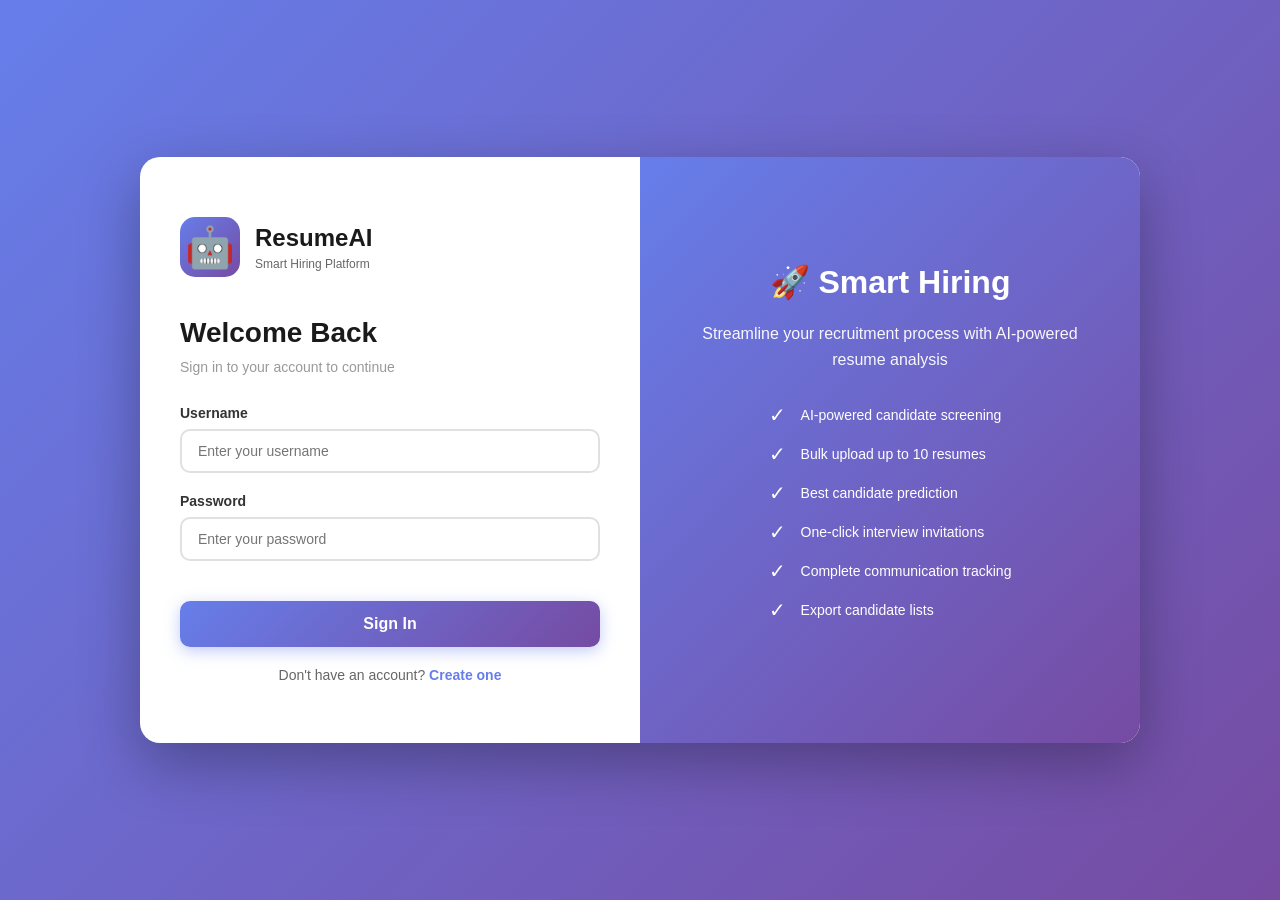
<file: templates/login.html>
<!DOCTYPE html>
<html lang="en">
<head>
    <meta charset="UTF-8">
    <meta name="viewport" content="width=device-width, initial-scale=1.0">
    <title>Login - HR Resume Analyzer</title>
    <style>
        * {
            margin: 0;
            padding: 0;
            box-sizing: border-box;
        }

        html, body {
            width: 100%;
            height: 100%;
            font-family: -apple-system, BlinkMacSystemFont, 'Segoe UI', Roboto, 'Helvetica Neue', Arial, sans-serif;
            background: linear-gradient(135deg, #667eea 0%, #764ba2 100%);
            display: flex;
            justify-content: center;
            align-items: center;
            min-height: 100vh;
        }

        .login-container {
            background: white;
            border-radius: 20px;
            box-shadow: 0 20px 60px rgba(0, 0, 0, 0.3);
            overflow: hidden;
            display: flex;
            width: 100%;
            max-width: 1000px;
            animation: slideIn 0.5s ease-out;
        }

        @keyframes slideIn {
            from {
                opacity: 0;
                transform: translateY(30px);
            }
            to {
                opacity: 1;
                transform: translateY(0);
            }
        }

        .login-form-section {
            flex: 1;
            padding: 60px 40px;
            display: flex;
            flex-direction: column;
            justify-content: center;
        }

        .login-brand {
            display: flex;
            align-items: center;
            gap: 15px;
            margin-bottom: 40px;
        }

        .brand-icon {
            font-size: 40px;
            width: 60px;
            height: 60px;
            background: linear-gradient(135deg, #667eea 0%, #764ba2 100%);
            border-radius: 15px;
            display: flex;
            align-items: center;
            justify-content: center;
            color: white;
            font-weight: bold;
        }

        .brand-text h1 {
            font-size: 24px;
            color: #1a1a1a;
            margin: 0;
        }

        .brand-text p {
            color: #666;
            font-size: 12px;
            margin-top: 5px;
        }

        .login-form-section h2 {
            font-size: 28px;
            color: #1a1a1a;
            margin-bottom: 10px;
            font-weight: 700;
        }

        .login-subtitle {
            color: #999;
            margin-bottom: 30px;
            font-size: 14px;
        }

        .form-group {
            margin-bottom: 20px;
        }

        .form-group label {
            display: block;
            color: #333;
            font-weight: 600;
            margin-bottom: 8px;
            font-size: 14px;
        }

        .form-group input {
            width: 100%;
            padding: 12px 16px;
            border: 2px solid #e0e0e0;
            border-radius: 10px;
            font-size: 14px;
            transition: all 0.3s;
            font-family: inherit;
        }

        .form-group input:focus {
            outline: none;
            border-color: #667eea;
            box-shadow: 0 0 0 3px rgba(102, 126, 234, 0.1);
        }

        .login-btn {
            width: 100%;
            padding: 14px;
            background: linear-gradient(135deg, #667eea 0%, #764ba2 100%);
            color: white;
            border: none;
            border-radius: 10px;
            font-size: 16px;
            font-weight: 600;
            cursor: pointer;
            transition: all 0.3s;
            margin-top: 20px;
            box-shadow: 0 4px 15px rgba(102, 126, 234, 0.4);
        }

        .login-btn:hover {
            transform: translateY(-2px);
            box-shadow: 0 6px 20px rgba(102, 126, 234, 0.6);
        }

        .login-btn:active {
            transform: translateY(0);
        }

        .register-link {
            text-align: center;
            margin-top: 20px;
            color: #666;
            font-size: 14px;
        }

        .register-link a {
            color: #667eea;
            text-decoration: none;
            font-weight: 600;
            transition: color 0.3s;
        }

        .register-link a:hover {
            color: #764ba2;
        }

        .login-image-section {
            flex: 1;
            background: linear-gradient(135deg, #667eea 0%, #764ba2 100%);
            display: flex;
            flex-direction: column;
            justify-content: center;
            align-items: center;
            color: white;
            padding: 60px 40px;
            text-align: center;
        }

        .login-image-section h3 {
            font-size: 32px;
            margin-bottom: 20px;
            font-weight: 700;
        }

        .login-image-section p {
            font-size: 16px;
            line-height: 1.6;
            opacity: 0.95;
            margin-bottom: 30px;
        }

        .feature-list {
            text-align: left;
            max-width: 100%;
        }

        .feature-item {
            display: flex;
            align-items: center;
            gap: 15px;
            margin-bottom: 15px;
            font-size: 14px;
        }

        .feature-icon {
            font-size: 20px;
            flex-shrink: 0;
        }

        .error-message {
            background: #fee;
            color: #c33;
            padding: 12px;
            border-radius: 8px;
            margin-bottom: 20px;
            font-size: 14px;
            display: none;
            border-left: 4px solid #c33;
        }

        .success-message {
            background: #efe;
            color: #3c3;
            padding: 12px;
            border-radius: 8px;
            margin-bottom: 20px;
            font-size: 14px;
            display: none;
            border-left: 4px solid #3c3;
        }

        .loading {
            display: none;
            color: #667eea;
            text-align: center;
            font-size: 14px;
            margin-top: 10px;
        }

        .spinner {
            display: inline-block;
            width: 16px;
            height: 16px;
            border: 2px solid #667eea;
            border-top-color: transparent;
            border-radius: 50%;
            animation: spin 0.8s linear infinite;
            margin-right: 8px;
        }

        @keyframes spin {
            to { transform: rotate(360deg); }
        }

        @media (max-width: 768px) {
            .login-container {
                flex-direction: column;
            }

            .login-image-section {
                display: none;
            }

            .login-form-section {
                padding: 40px 30px;
            }

            .login-form-section h2 {
                font-size: 24px;
            }
        }
    </style>
</head>
<body>
    <div class="login-container">
        <div class="login-form-section">
            <div class="login-brand">
                <div class="brand-icon">🤖</div>
                <div class="brand-text">
                    <h1>ResumeAI</h1>
                    <p>Smart Hiring Platform</p>
                </div>
            </div>

            <h2>Welcome Back</h2>
            <p class="login-subtitle">Sign in to your account to continue</p>

            <form id="loginForm">
                <div class="error-message" id="errorMessage"></div>
                <div class="success-message" id="successMessage"></div>

                <div class="form-group">
                    <label for="username">Username</label>
                    <input type="text" id="username" name="username" required placeholder="Enter your username">
                </div>

                <div class="form-group">
                    <label for="password">Password</label>
                    <input type="password" id="password" name="password" required placeholder="Enter your password">
                </div>

                <button type="submit" class="login-btn">
                    <span id="btnText">Sign In</span>
                    <div class="loading" id="loading">
                        <span class="spinner"></span>Signing in...
                    </div>
                </button>
            </form>

            <p class="register-link">
                Don't have an account? <a href="/register">Create one</a>
            </p>
        </div>

        <div class="login-image-section">
            <h3>🚀 Smart Hiring</h3>
            <p>Streamline your recruitment process with AI-powered resume analysis</p>

            <div class="feature-list">
                <div class="feature-item">
                    <span class="feature-icon">✓</span>
                    <span>AI-powered candidate screening</span>
                </div>
                <div class="feature-item">
                    <span class="feature-icon">✓</span>
                    <span>Bulk upload up to 10 resumes</span>
                </div>
                <div class="feature-item">
                    <span class="feature-icon">✓</span>
                    <span>Best candidate prediction</span>
                </div>
                <div class="feature-item">
                    <span class="feature-icon">✓</span>
                    <span>One-click interview invitations</span>
                </div>
                <div class="feature-item">
                    <span class="feature-icon">✓</span>
                    <span>Complete communication tracking</span>
                </div>
                <div class="feature-item">
                    <span class="feature-icon">✓</span>
                    <span>Export candidate lists</span>
                </div>
            </div>
        </div>
    </div>

    <script>
        document.getElementById('loginForm').addEventListener('submit', async (e) => {
            e.preventDefault();

            const username = document.getElementById('username').value;
            const password = document.getElementById('password').value;
            const errorMsg = document.getElementById('errorMessage');
            const successMsg = document.getElementById('successMessage');
            const loading = document.getElementById('loading');
            const btnText = document.getElementById('btnText');

            errorMsg.style.display = 'none';
            successMsg.style.display = 'none';
            loading.style.display = 'inline';
            btnText.style.display = 'none';

            try {
                const response = await fetch('/login', {
                    method: 'POST',
                    headers: {
                        'Content-Type': 'application/json',
                    },
                    body: JSON.stringify({ username, password })
                });

                const data = await response.json();

                if (response.ok) {
                    successMsg.textContent = 'Login successful! Redirecting...';
                    successMsg.style.display = 'block';
                    setTimeout(() => {
                        window.location.href = data.redirect;
                    }, 1000);
                } else {
                    errorMsg.textContent = data.error || 'Login failed. Please try again.';
                    errorMsg.style.display = 'block';
                    loading.style.display = 'none';
                    btnText.style.display = 'inline';
                }
            } catch (error) {
                errorMsg.textContent = 'An error occurred. Please try again.';
                errorMsg.style.display = 'block';
                loading.style.display = 'none';
                btnText.style.display = 'inline';
            }
        });

        // Check if redirected from registration
        const urlParams = new URLSearchParams(window.location.search);
        if (urlParams.get('registered')) {
            const successMsg = document.getElementById('successMessage');
            successMsg.textContent = 'Registration successful! Please log in.';
            successMsg.style.display = 'block';
        }
    </script>
</body>
</html>
</file>
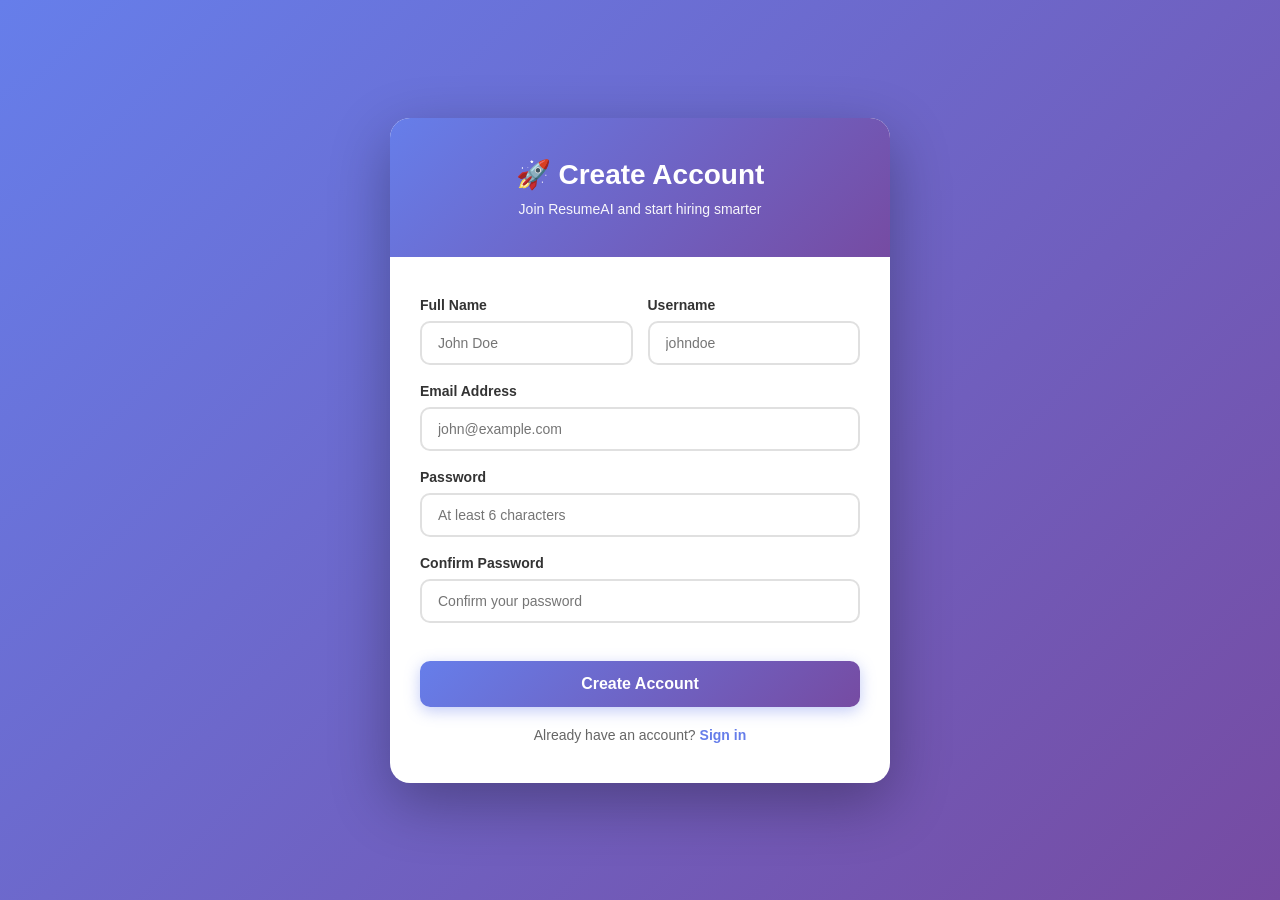
<file: templates/register.html>
<!DOCTYPE html>
<html lang="en">
<head>
    <meta charset="UTF-8">
    <meta name="viewport" content="width=device-width, initial-scale=1.0">
    <title>Register - HR Resume Analyzer</title>
    <style>
        * {
            margin: 0;
            padding: 0;
            box-sizing: border-box;
        }

        html, body {
            width: 100%;
            height: 100%;
            font-family: -apple-system, BlinkMacSystemFont, 'Segoe UI', Roboto, 'Helvetica Neue', Arial, sans-serif;
            background: linear-gradient(135deg, #667eea 0%, #764ba2 100%);
            display: flex;
            justify-content: center;
            align-items: center;
            min-height: 100vh;
            padding: 20px;
        }

        .register-container {
            background: white;
            border-radius: 20px;
            box-shadow: 0 20px 60px rgba(0, 0, 0, 0.3);
            overflow: hidden;
            width: 100%;
            max-width: 500px;
            animation: slideIn 0.5s ease-out;
        }

        @keyframes slideIn {
            from {
                opacity: 0;
                transform: translateY(30px);
            }
            to {
                opacity: 1;
                transform: translateY(0);
            }
        }

        .register-header {
            background: linear-gradient(135deg, #667eea 0%, #764ba2 100%);
            color: white;
            padding: 40px 30px;
            text-align: center;
        }

        .register-header h1 {
            font-size: 28px;
            margin-bottom: 10px;
        }

        .register-header p {
            font-size: 14px;
            opacity: 0.95;
        }

        .register-form-section {
            padding: 40px 30px;
        }

        .form-group {
            margin-bottom: 18px;
        }

        .form-group label {
            display: block;
            color: #333;
            font-weight: 600;
            margin-bottom: 8px;
            font-size: 14px;
        }

        .form-group input {
            width: 100%;
            padding: 12px 16px;
            border: 2px solid #e0e0e0;
            border-radius: 10px;
            font-size: 14px;
            transition: all 0.3s;
            font-family: inherit;
        }

        .form-group input:focus {
            outline: none;
            border-color: #667eea;
            box-shadow: 0 0 0 3px rgba(102, 126, 234, 0.1);
        }

        .form-row {
            display: grid;
            grid-template-columns: 1fr 1fr;
            gap: 15px;
        }

        .register-btn {
            width: 100%;
            padding: 14px;
            background: linear-gradient(135deg, #667eea 0%, #764ba2 100%);
            color: white;
            border: none;
            border-radius: 10px;
            font-size: 16px;
            font-weight: 600;
            cursor: pointer;
            transition: all 0.3s;
            margin-top: 20px;
            box-shadow: 0 4px 15px rgba(102, 126, 234, 0.4);
        }

        .register-btn:hover {
            transform: translateY(-2px);
            box-shadow: 0 6px 20px rgba(102, 126, 234, 0.6);
        }

        .login-link {
            text-align: center;
            margin-top: 20px;
            color: #666;
            font-size: 14px;
        }

        .login-link a {
            color: #667eea;
            text-decoration: none;
            font-weight: 600;
        }

        .login-link a:hover {
            color: #764ba2;
        }

        .error-message {
            background: #fee;
            color: #c33;
            padding: 12px;
            border-radius: 8px;
            margin-bottom: 20px;
            font-size: 14px;
            display: none;
            border-left: 4px solid #c33;
        }

        .success-message {
            background: #efe;
            color: #3c3;
            padding: 12px;
            border-radius: 8px;
            margin-bottom: 20px;
            font-size: 14px;
            display: none;
            border-left: 4px solid #3c3;
        }

        .password-strength {
            font-size: 12px;
            margin-top: 5px;
            padding: 8px;
            border-radius: 6px;
            display: none;
            background: #f0f0f0;
        }

        .strength-weak { color: #d32f2f; }
        .strength-fair { color: #f57c00; }
        .strength-good { color: #388e3c; }

        .loading {
            display: none;
            color: #667eea;
            text-align: center;
            font-size: 14px;
            margin-top: 10px;
        }

        .spinner {
            display: inline-block;
            width: 16px;
            height: 16px;
            border: 2px solid #667eea;
            border-top-color: transparent;
            border-radius: 50%;
            animation: spin 0.8s linear infinite;
            margin-right: 8px;
        }

        @keyframes spin {
            to { transform: rotate(360deg); }
        }

        @media (max-width: 768px) {
            .form-row {
                grid-template-columns: 1fr;
            }

            .register-container {
                max-width: 100%;
            }
        }
    </style>
</head>
<body>
    <div class="register-container">
        <div class="register-header">
            <h1>🚀 Create Account</h1>
            <p>Join ResumeAI and start hiring smarter</p>
        </div>

        <div class="register-form-section">
            <form id="registerForm">
                <div class="error-message" id="errorMessage"></div>
                <div class="success-message" id="successMessage"></div>

                <div class="form-row">
                    <div class="form-group">
                        <label for="full_name">Full Name</label>
                        <input type="text" id="full_name" name="full_name" placeholder="John Doe">
                    </div>
                    <div class="form-group">
                        <label for="username">Username</label>
                        <input type="text" id="username" name="username" required placeholder="johndoe">
                    </div>
                </div>

                <div class="form-group">
                    <label for="email">Email Address</label>
                    <input type="email" id="email" name="email" required placeholder="john@example.com">
                </div>

                <div class="form-group">
                    <label for="password">Password</label>
                    <input type="password" id="password" name="password" required placeholder="At least 6 characters">
                    <div class="password-strength" id="passwordStrength"></div>
                </div>

                <div class="form-group">
                    <label for="confirm_password">Confirm Password</label>
                    <input type="password" id="confirm_password" name="confirm_password" required placeholder="Confirm your password">
                </div>

                <button type="submit" class="register-btn">
                    <span id="btnText">Create Account</span>
                    <div class="loading" id="loading">
                        <span class="spinner"></span>Creating account...
                    </div>
                </button>
            </form>

            <p class="login-link">
                Already have an account? <a href="/login">Sign in</a>
            </p>
        </div>
    </div>

    <script>
        // Password strength checker
        document.getElementById('password').addEventListener('input', (e) => {
            const password = e.target.value;
            const strengthDiv = document.getElementById('passwordStrength');

            if (password.length === 0) {
                strengthDiv.style.display = 'none';
                return;
            }

            let strength = 'Weak';
            let strengthClass = 'strength-weak';

            if (password.length >= 8) {
                if (/[a-z]/.test(password) && /[A-Z]/.test(password) && /[0-9]/.test(password)) {
                    strength = 'Strong';
                    strengthClass = 'strength-good';
                } else {
                    strength = 'Fair';
                    strengthClass = 'strength-fair';
                }
            } else if (password.length >= 6) {
                strength = 'Fair';
                strengthClass = 'strength-fair';
            }

            strengthDiv.textContent = `Password strength: ${strength}`;
            strengthDiv.className = `password-strength ${strengthClass}`;
            strengthDiv.style.display = 'block';
        });

        // Form submission
        document.getElementById('registerForm').addEventListener('submit', async (e) => {
            e.preventDefault();

            const full_name = document.getElementById('full_name').value;
            const username = document.getElementById('username').value;
            const email = document.getElementById('email').value;
            const password = document.getElementById('password').value;
            const confirm_password = document.getElementById('confirm_password').value;
            const errorMsg = document.getElementById('errorMessage');
            const successMsg = document.getElementById('successMessage');
            const loading = document.getElementById('loading');
            const btnText = document.getElementById('btnText');

            errorMsg.style.display = 'none';
            successMsg.style.display = 'none';

            // Validation
            if (password !== confirm_password) {
                errorMsg.textContent = 'Passwords do not match';
                errorMsg.style.display = 'block';
                return;
            }

            if (password.length < 6) {
                errorMsg.textContent = 'Password must be at least 6 characters';
                errorMsg.style.display = 'block';
                return;
            }

            loading.style.display = 'inline';
            btnText.style.display = 'none';

            try {
                const response = await fetch('/register', {
                    method: 'POST',
                    headers: {
                        'Content-Type': 'application/json',
                    },
                    body: JSON.stringify({
                        full_name,
                        username,
                        email,
                        password,
                        confirm_password
                    })
                });

                const data = await response.json();

                if (response.ok) {
                    successMsg.textContent = 'Account created successfully! Redirecting to login...';
                    successMsg.style.display = 'block';
                    setTimeout(() => {
                        window.location.href = '/login?registered=true';
                    }, 2000);
                } else {
                    errorMsg.textContent = data.error || 'Registration failed. Please try again.';
                    errorMsg.style.display = 'block';
                    loading.style.display = 'none';
                    btnText.style.display = 'inline';
                }
            } catch (error) {
                errorMsg.textContent = 'An error occurred. Please try again.';
                errorMsg.style.display = 'block';
                loading.style.display = 'none';
                btnText.style.display = 'inline';
            }
        });
    </script>
</body>
</html>
</file>
